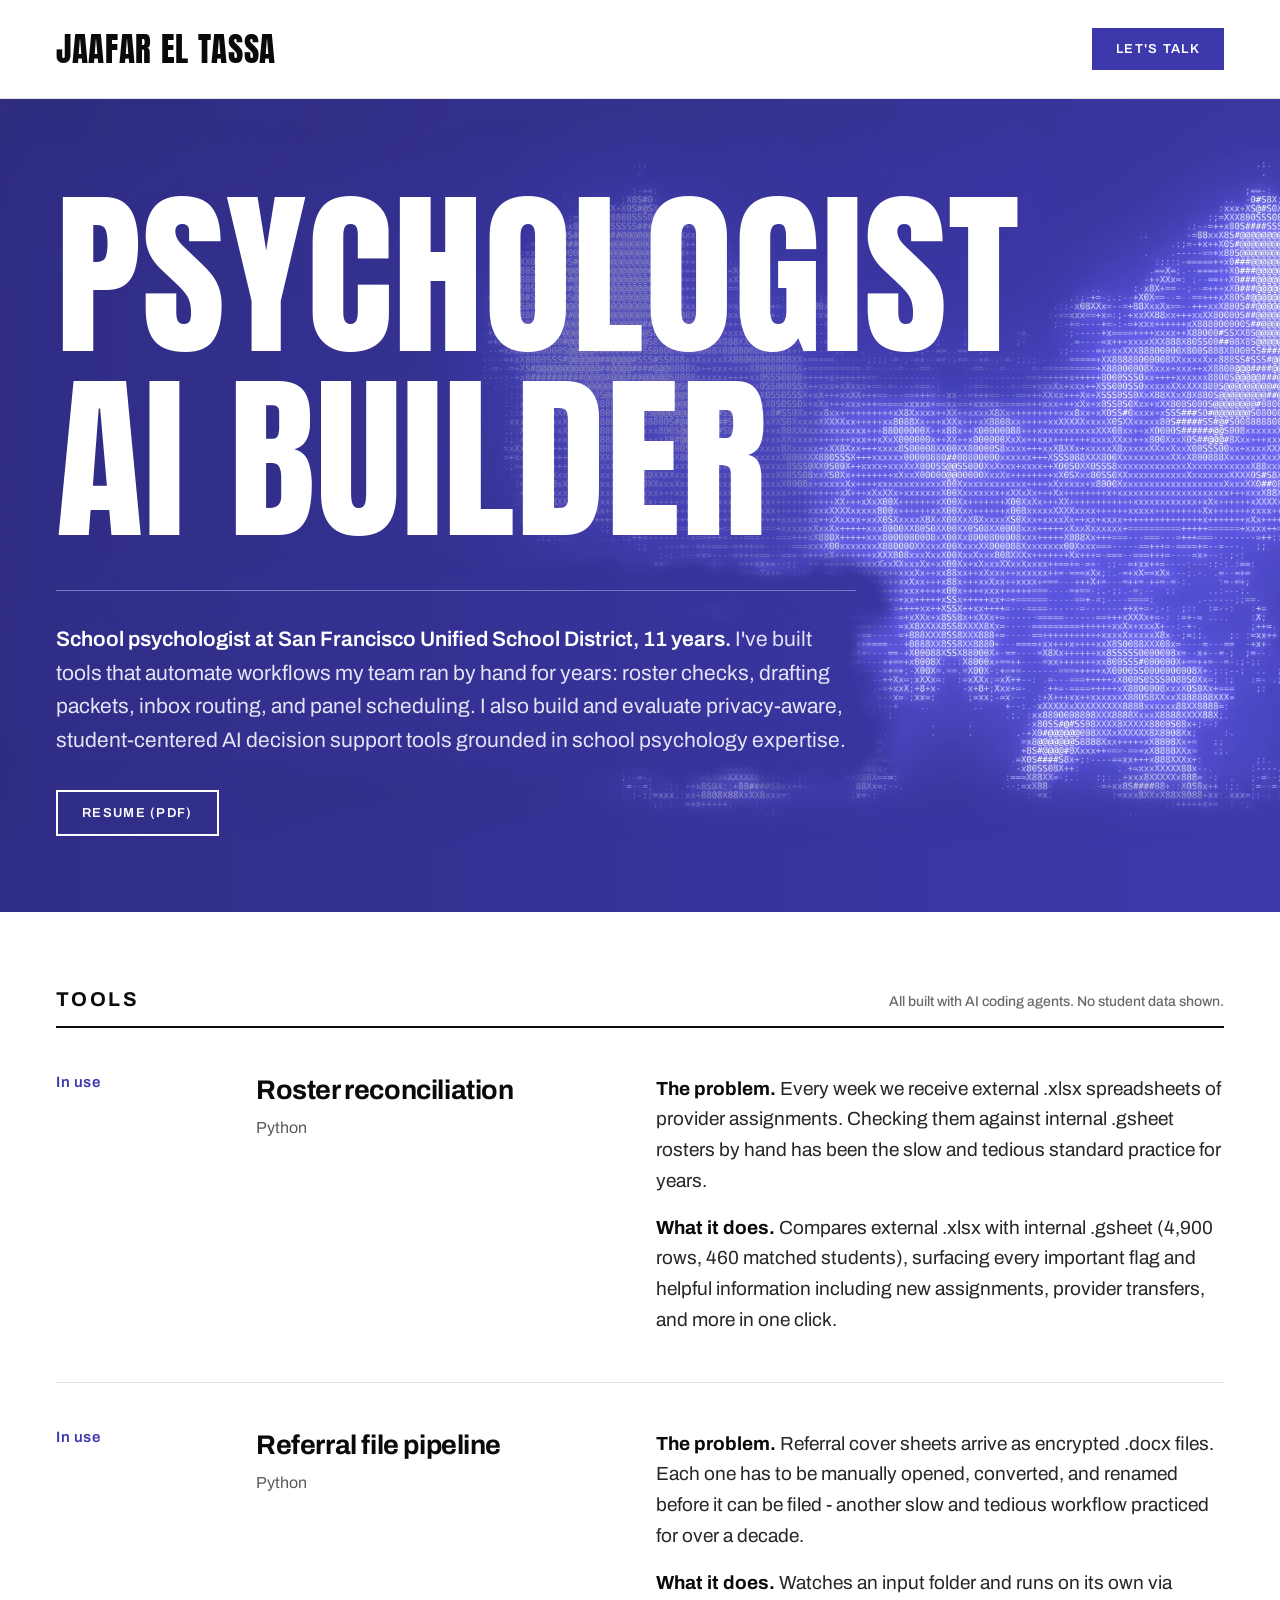
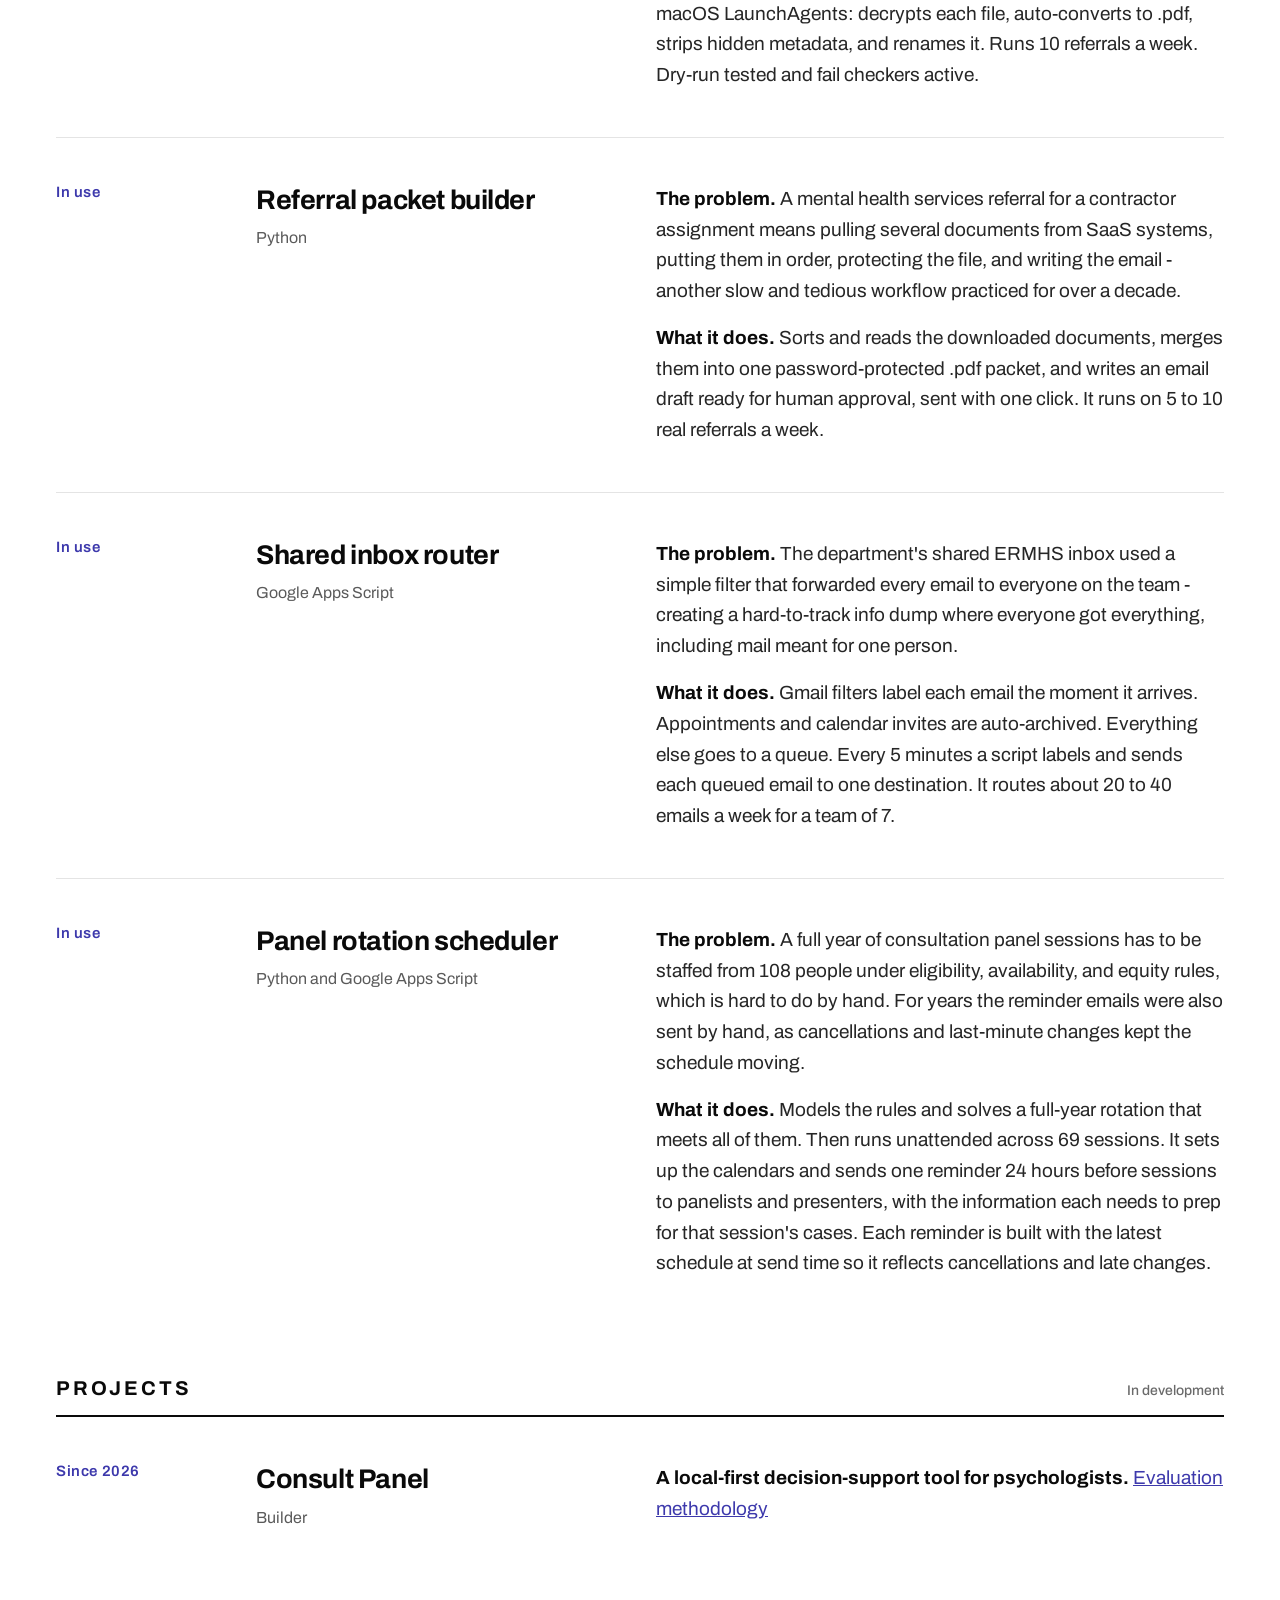
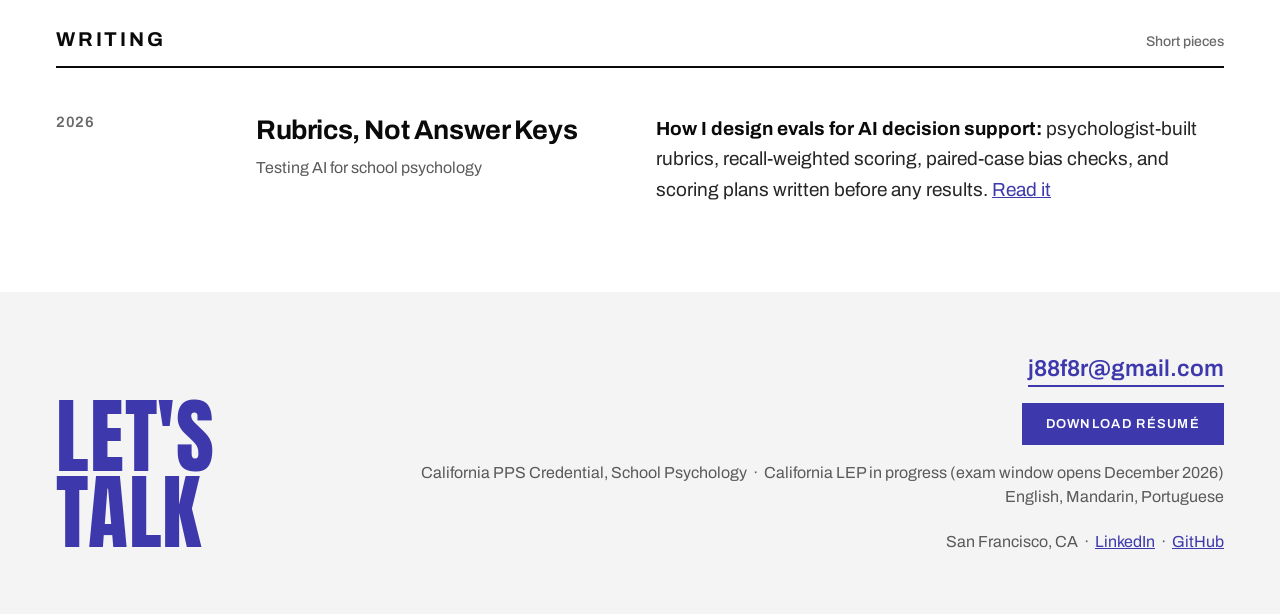
<file: index.html>
<!doctype html>
<html lang="en">
<head>
<meta name="robots" content="noindex, nofollow">
<meta charset="utf-8">
<meta name="viewport" content="width=device-width, initial-scale=1">
<title>Jaafar El Tassa · School Psychologist</title>
<meta name="description" content="Jaafar El Tassa: school psychologist in San Francisco building and evaluating privacy-aware, student-centered AI decision support tools.">
<meta property="og:type" content="website">
<meta property="og:title" content="Jaafar El Tassa · School Psychologist">
<meta property="og:description" content="School psychologist and AI builder in San Francisco.">
<meta name="theme-color" content="#3D39AC">
<link rel="icon" href="data:image/svg+xml,%3Csvg xmlns='http://www.w3.org/2000/svg' viewBox='0 0 64 64'%3E%3Crect width='64' height='64' fill='%233D39AC'/%3E%3Cpath d='M38 14v26c0 7-4 11-11 11-3 0-6-1-8-2l2-6c2 1 4 1 5 1 3 0 4-2 4-5V14z' fill='%23fff'/%3E%3C/svg%3E">
<link rel="stylesheet" href="fonts.css">
<style>
  :root {
    --blue: #3D39AC;
    --blue-dark: #302D86;
    --ink: #0A0A0A;
    --body: #262626;
    --muted: #5A5A5A;
    --faint: #6A6A6A;
    --rule: #E4E4E4;
    --paper: #FFFFFF;
    --footer: #F4F4F4;
    --pad: 56px;
    color-scheme: light;
  }
  * { box-sizing: border-box; }
  html { -webkit-text-size-adjust: 100%; }
  body { margin: 0; background: var(--paper); color: var(--ink); font-family: 'Archivo', system-ui, -apple-system, 'Segoe UI', sans-serif; }
  a { color: var(--blue); }
  a:hover { color: var(--blue-dark); }
  a:focus-visible { outline: 3px solid var(--blue); outline-offset: 3px; }
  .wrap { max-width: 1600px; margin: 0 auto; padding: 0 var(--pad); }

  /* Top bar */
  .top { border-bottom: 1px solid var(--rule); }
  .top .wrap { display: flex; justify-content: space-between; align-items: center; padding-top: 28px; padding-bottom: 28px; gap: 16px; }
  .wordmark { font-family: 'Anton', Impact, sans-serif; font-size: 33px; line-height: 1; letter-spacing: 0.02em; text-transform: uppercase; }
  .btn { display: inline-block; font-size: 13px; font-weight: 600; letter-spacing: 0.1em; text-transform: uppercase; text-decoration: none; }
  .btn-blue { padding: 14px 24px; background: var(--blue); color: #FFFFFF; }
  .btn-blue:hover { background: var(--blue-dark); color: #FFFFFF; }
  .btn-solid { padding: 14px 24px; background: var(--blue); color: #FFFFFF; }
  .btn-solid:hover { background: var(--blue-dark); color: #FFFFFF; }

  /* Banner */
  .hero { background: var(--blue); color: #FFFFFF; }
  .hero .wrap { padding-top: 84px; padding-bottom: 76px; display: flex; flex-direction: column; gap: 40px; }
  .hero h1 { margin: 0; font-family: 'Anton', Impact, sans-serif; font-weight: 400; font-size: min(180px, calc((100vw - 112px) / 5.6)); line-height: 1.02; letter-spacing: 0.005em; text-transform: uppercase; }
  .hero p { margin: 0; max-width: 800px; font-size: 21px; line-height: 1.6; color: #E4E3F5; border-top: 1px solid #7A77C5; padding-top: 32px; }

  /* Sections */
  .block { padding-top: 52px; }
  .block:first-child { padding-top: 76px; }
  .block-head { display: flex; justify-content: space-between; align-items: baseline; border-bottom: 2px solid var(--ink); padding-bottom: 16px; }
  .block-head h2 { margin: 0; font-size: 20px; font-weight: 700; letter-spacing: 0.14em; text-transform: uppercase; }
  .block-head span { font-size: 14px; font-weight: 500; color: var(--faint); }

  /* Entries */
  .entry { display: grid; grid-template-columns: repeat(12, minmax(0, 1fr)); column-gap: 32px; padding: 46px 0; border-bottom: 1px solid var(--rule); }
  .entry:last-child { border-bottom: 0; }
  .when { grid-column: span 2; font-size: 15px; font-weight: 600; letter-spacing: 0.04em; color: var(--faint); }
  .when.current { color: var(--blue); }
  .role { grid-column: span 4; padding-right: 24px; }
  .role h3 { margin: 0 0 10px; font-size: 27px; font-weight: 700; line-height: 1.2; letter-spacing: -0.015em; }
  .org { margin: 0; font-size: 16px; line-height: 1.5; color: var(--muted); }
  .points { grid-column: span 6; max-width: 680px; margin: 0; padding: 0; list-style: none; display: flex; flex-direction: column; gap: 16px; font-size: 19px; line-height: 1.62; color: var(--body); }
  .points strong { font-weight: 700; color: var(--ink); }

  /* Contact */
  .contact { margin-top: 40px; background: var(--footer); }
  .contact .wrap { padding-top: 64px; padding-bottom: 64px; display: flex; justify-content: space-between; align-items: flex-end; gap: 48px; }
  .talk { margin: 0; font-family: 'Anton', Impact, sans-serif; font-weight: 400; font-size: 82px; line-height: 0.92; letter-spacing: 0.01em; text-transform: uppercase; color: var(--blue); }
  .contact-links { display: flex; flex-direction: column; gap: 16px; align-items: flex-end; }
  .email { font-size: 23px; font-weight: 600; text-decoration: none; border-bottom: 2px solid var(--blue); padding-bottom: 4px; }
  .meta { margin-top: 8px; font-size: 16px; color: var(--muted); }
  .note { font-size: 14px; color: var(--muted); }

  /* Phone and narrow tablet */
  @media (max-width: 860px) {
    :root { --pad: 20px; }
    .top .wrap { padding-top: 16px; padding-bottom: 16px; }
    .wordmark { font-size: 22px; }
    .btn-blue { padding: 15px 18px; font-size: 11px; }
    .hero .wrap { padding-top: 44px; padding-bottom: 40px; gap: 28px; }
    .hero h1 { font-size: calc((100vw - 40px) / 5.6); line-height: 1.02; }
    .hero p { font-size: 18px; padding-top: 24px; }
    .block, .block:first-child { padding-top: 40px; }
    .block + .block { padding-top: 28px; }
    .block-head { padding-bottom: 12px; }
    .block-head h2 { font-size: 17px; }
    .block-head span { display: none; }
    .entry { display: flex; flex-direction: column; gap: 12px; padding: 30px 0; }
    .when { font-size: 13px; letter-spacing: 0.06em; text-transform: uppercase; }
    .role { padding-right: 0; }
    .role h3 { font-size: 24px; margin-bottom: 12px; }
    .org { font-size: 15px; }
    .points { gap: 14px; font-size: 17px; margin-top: 6px; }
    .contact .wrap { flex-direction: column; align-items: stretch; gap: 20px; padding-top: 40px; padding-bottom: 40px; }
    .talk { font-size: 52px; }
    .talk br { display: none; }
    .contact-links { align-items: flex-start; gap: 20px; }
    .email { font-size: 18px; }
    .btn-solid { align-self: stretch; text-align: center; font-size: 12px; padding: 17px 20px; }
    .meta { margin-top: 0; font-size: 15px; }
  }

  /* ---- Added for the new sections (same tokens as above) ---- */
  .hero p strong { color: #FFFFFF; font-weight: 600; }
  .hero a { color: #FFFFFF; }
  .hero a:hover { color: #E4E3F5; }
  .hero .btn-ghost { align-self: flex-start; margin-top: -8px; padding: 14px 24px; border: 2px solid #FFFFFF; color: #FFFFFF; }
  .hero .btn-ghost:hover { background: #FFFFFF; color: var(--blue); }
  .creds { font-size: 16px; line-height: 1.5; color: var(--muted); text-align: right; }
  @media (max-width: 860px) {
    .creds { font-size: 15px; text-align: left; }
    .block-head { flex-wrap: wrap; row-gap: 6px; }
    .block-head span.keep { display: block; width: 100%; font-size: 13px; }
    .hero .btn-ghost { align-self: stretch; margin-top: -4px; text-align: center; font-size: 12px; padding: 15px 20px; }
  }
  /* ---- Hero inkblot v9 (hero-ink-v9.js + fallback videos) ---- */
  .hero { position: relative; overflow: hidden; isolation: isolate; background: linear-gradient(90deg, #302D86, #3D39AC); }
  .hero-bg { position: absolute; z-index: -1; pointer-events: none; display: block; }
  /* No-JS / pre-JS defaults. hero-ink-v9.js then positions the active video exactly where the live blot goes
     and replaces these masks with a per-text-line mask (also applied to the poster). */
  .hero-bg-d { top: 0; right: 0; width: 100%; height: 100%; object-fit: cover; object-position: 100% 0%;
    -webkit-mask-image: linear-gradient(90deg, transparent calc(100% - 330px), #000 calc(100% - 170px));
            mask-image: linear-gradient(90deg, transparent calc(100% - 330px), #000 calc(100% - 170px)); }
  .hero-bg-m { display: none; }
  @media (max-width: 860px) {
    .hero { background: #3D39AC; }
    .hero .wrap { padding-top: calc(min(100vw, 560px) * 0.359); }   /* top zone for the blot: 140 px at 390 px wide */
    .hero-bg-d { display: none; }
    .hero-bg-m { display: block; top: 0; right: 0; width: min(100%, 560px); height: auto; aspect-ratio: 1080 / 1152;
      -webkit-mask-image: linear-gradient(#000 30%, rgba(0,0,0,.3) 35%, rgba(0,0,0,.3) 62%, transparent 70%);
              mask-image: linear-gradient(#000 30%, rgba(0,0,0,.3) 35%, rgba(0,0,0,.3) 62%, transparent 70%); }
  }
  .hero-ink { opacity: 0; transition: opacity .8s ease; }
  .hero-ink.on { opacity: 1; }
  .ink-live video.hero-bg { visibility: hidden; }
  /* ------------------------------------------------------------- */
</style>
</head>
<body>

<header class="top">
  <div class="wrap">
    <span class="wordmark">Jaafar El Tassa</span>
    <a class="btn btn-blue" href="#contact" data-e="moc.liamg|r8f88j">Let's talk</a>
  </div>
</header>

<section class="hero">
  <video class="hero-bg hero-bg-d" muted loop playsinline preload="none" poster="assets/hero/hero-poster-v9.jpg" aria-hidden="true" tabindex="-1" disablepictureinpicture>
    <source src="assets/hero/hero-loop-v9.webm" type="video/webm">
    <source src="assets/hero/hero-loop-v9.mp4" type="video/mp4">
  </video>
  <video class="hero-bg hero-bg-m" muted loop playsinline preload="none" poster="assets/hero/hero-poster-v9-mobile.jpg" aria-hidden="true" tabindex="-1" disablepictureinpicture>
    <source src="assets/hero/hero-loop-v9-mobile.webm" type="video/webm">
    <source src="assets/hero/hero-loop-v9-mobile.mp4" type="video/mp4">
  </video>
  <div class="wrap">
    <h1>Psychologist<br>AI Builder</h1>
    <p><strong>School psychologist at San Francisco Unified School District, 11 years.</strong> I've built tools that automate workflows my team ran by hand for years: roster checks, drafting packets, inbox routing, and panel scheduling. I also build and evaluate privacy-aware, student-centered AI decision support tools grounded in school psychology expertise.</p>
    <a class="btn btn-ghost" href="Jaafar_El_Tassa_Resume.pdf">Resume (PDF)</a>
  </div>
</section>

<main class="wrap">

  <!-- ============ TOOLS ============ -->
  <section class="block">
    <div class="block-head">
      <h2>Tools</h2>
      <span class="keep">All built with AI coding agents. No student data shown.</span>
    </div>

    <article class="entry">
      <div class="when current">In use</div>
      <div class="role">
        <h3>Roster reconciliation</h3>
        <p class="org">Python</p>
      </div>
      <ul class="points">
        <li><strong>The problem.</strong> Every week we receive external .xlsx spreadsheets of provider assignments. Checking them against internal .gsheet rosters by hand has been the slow and tedious standard practice for years.</li>
        <li><strong>What it does.</strong> Compares external .xlsx with internal .gsheet (4,900 rows, 460 matched students), surfacing every important flag and helpful information including new assignments, provider transfers, and more in one click.</li>
      </ul>
    </article>
    <article class="entry">
      <div class="when current">In use</div>
      <div class="role">
        <h3>Referral file pipeline</h3>
        <p class="org">Python</p>
      </div>
      <ul class="points">
        <li><strong>The problem.</strong> Referral cover sheets arrive as encrypted .docx files. Each one has to be manually opened, converted, and renamed before it can be filed - another slow and tedious workflow practiced for over a decade.</li>
        <li><strong>What it does.</strong> Watches an input folder and runs on its own via macOS LaunchAgents: decrypts each file, auto-converts to .pdf, strips hidden metadata, and renames it. Runs 10 referrals a week. Dry-run tested and fail checkers active.</li>
      </ul>
    </article>
    <article class="entry">
      <div class="when current">In use</div>
      <div class="role">
        <h3>Referral packet builder</h3>
        <p class="org">Python</p>
      </div>
      <ul class="points">
        <li><strong>The problem.</strong> A mental health services referral for a contractor assignment means pulling several documents from SaaS systems, putting them in order, protecting the file, and writing the email - another slow and tedious workflow practiced for over a decade.</li>
        <li><strong>What it does.</strong> Sorts and reads the downloaded documents, merges them into one password-protected .pdf packet, and writes an email draft ready for human approval, sent with one click. It runs on 5 to 10 real referrals a week.</li>
      </ul>
    </article>
    <article class="entry">
      <div class="when current">In use</div>
      <div class="role">
        <h3>Shared inbox router</h3>
        <p class="org">Google Apps Script</p>
      </div>
      <ul class="points">
        <li><strong>The problem.</strong> The department's shared ERMHS inbox used a simple filter that forwarded every email to everyone on the team - creating a hard-to-track info dump where everyone got everything, including mail meant for one person.</li>
        <li><strong>What it does.</strong> Gmail filters label each email the moment it arrives. Appointments and calendar invites are auto-archived. Everything else goes to a queue. Every 5 minutes a script labels and sends each queued email to one destination. It routes about 20 to 40 emails a week for a team of 7.</li>
      </ul>
    </article>
    <article class="entry">
      <div class="when current">In use</div>
      <div class="role">
        <h3>Panel rotation scheduler</h3>
        <p class="org">Python and Google Apps Script</p>
      </div>
      <ul class="points">
        <li><strong>The problem.</strong> A full year of consultation panel sessions has to be staffed from 108 people under eligibility, availability, and equity rules, which is hard to do by hand. For years the reminder emails were also sent by hand, as cancellations and last-minute changes kept the schedule moving.</li>
        <li><strong>What it does.</strong> Models the rules and solves a full-year rotation that meets all of them. Then runs unattended across 69 sessions. It sets up the calendars and sends one reminder 24 hours before sessions to panelists and presenters, with the information each needs to prep for that session's cases. Each reminder is built with the latest schedule at send time so it reflects cancellations and late changes.</li>
      </ul>
    </article>
  </section>

  <!-- ============ CONSULT PANEL ============ -->
  <section class="block">
    <div class="block-head">
      <h2>Projects</h2>
      <span>In development</span>
    </div>

    <article class="entry">
      <div class="when current">Since 2026</div>
      <div class="role">
        <h3>Consult Panel</h3>
        <p class="org">Builder</p>
      </div>
      <ul class="points">
        <li><strong>A local-first decision-support tool for psychologists.</strong> <a href="https://github.com/j88f8r/criterium-methodology">Evaluation methodology</a></li>
      </ul>
    </article>
  </section>

  <!-- ============ WRITING ============ -->
  <section class="block">
    <div class="block-head">
      <h2>Writing</h2>
      <span>Short pieces</span>
    </div>

    <article class="entry">
      <div class="when">2026</div>
      <div class="role">
        <h3>Rubrics, Not Answer Keys</h3>
        <p class="org">Testing AI for school psychology</p>
      </div>
      <ul class="points">
        <li><strong>How I design evals for AI decision support:</strong> psychologist-built rubrics, recall-weighted scoring, paired-case bias checks, and scoring plans written before any results. <a href="writing/rubrics-not-answer-keys.html">Read it</a></li>
      </ul>
    </article>
  </section>

</main>

<footer class="contact" id="contact">
  <div class="wrap">
    <h2 class="talk">Let's<br> talk</h2>
    <div class="contact-links">
      <a class="email" href="#contact" data-e="moc.liamg|r8f88j" data-show>Email me</a>
      <noscript><span class="note">My email address is in the résumé PDF.</span></noscript>
      <a class="btn btn-solid" href="Jaafar_El_Tassa_Resume.pdf">Download résumé</a>
      <span class="creds">California PPS Credential, School Psychology &nbsp;&middot;&nbsp; California LEP in progress (exam window opens December 2026)<br>English, Mandarin, Portuguese</span>
      <span class="meta">San Francisco, CA &nbsp;&middot;&nbsp; <a href="https://linkedin.com/in/eltassa">LinkedIn</a> &nbsp;&middot;&nbsp; <a href="https://github.com/j88f8r">GitHub</a></span>
    </div>
  </div>
</footer>

<script>
  // Builds the email links in the browser so the address never appears in the page source.
  document.querySelectorAll('[data-e]').forEach(function (a) {
    var addr = a.getAttribute('data-e').split('').reverse().join('').replace('|', '@');
    a.href = 'mailto:' + addr;
    if (a.hasAttribute('data-show')) a.textContent = addr;
  });
</script>
<script src="assets/hero/hero-ink-v10.js"></script>
</body>
</html>
</file>
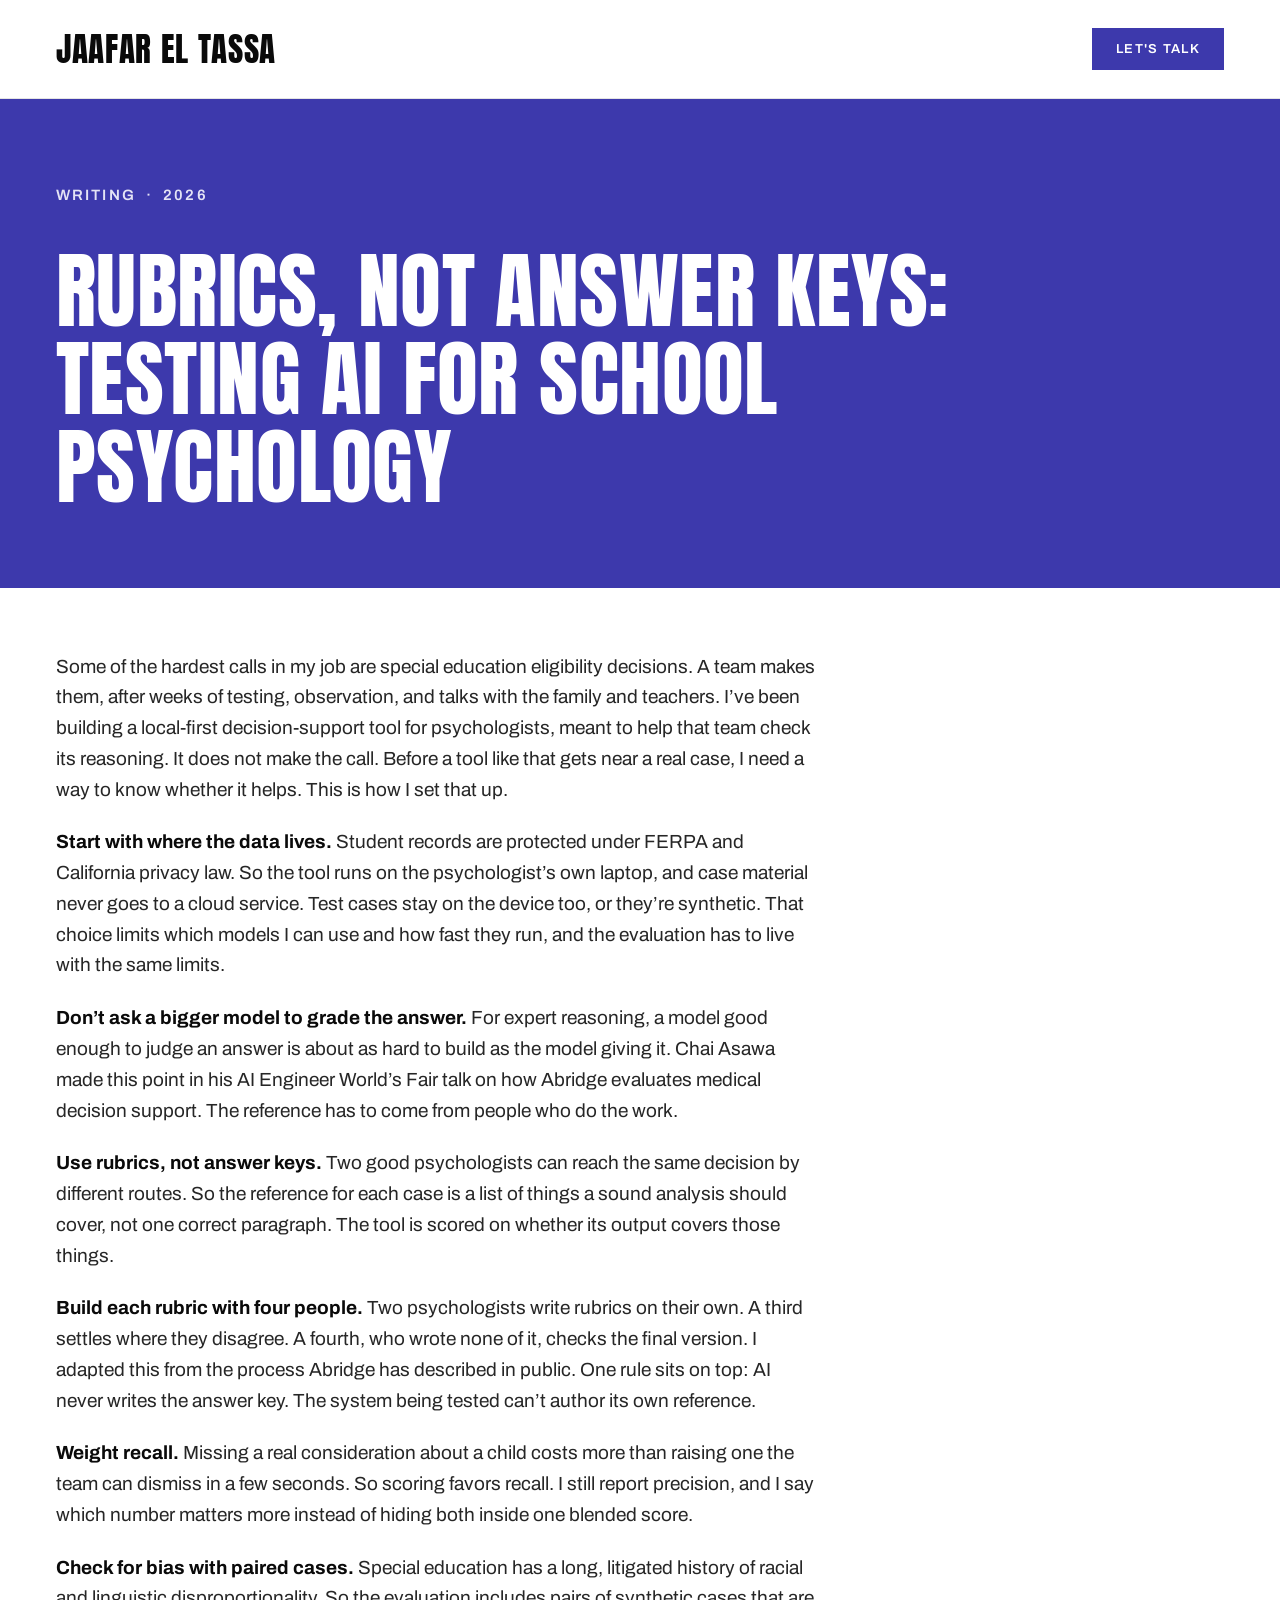
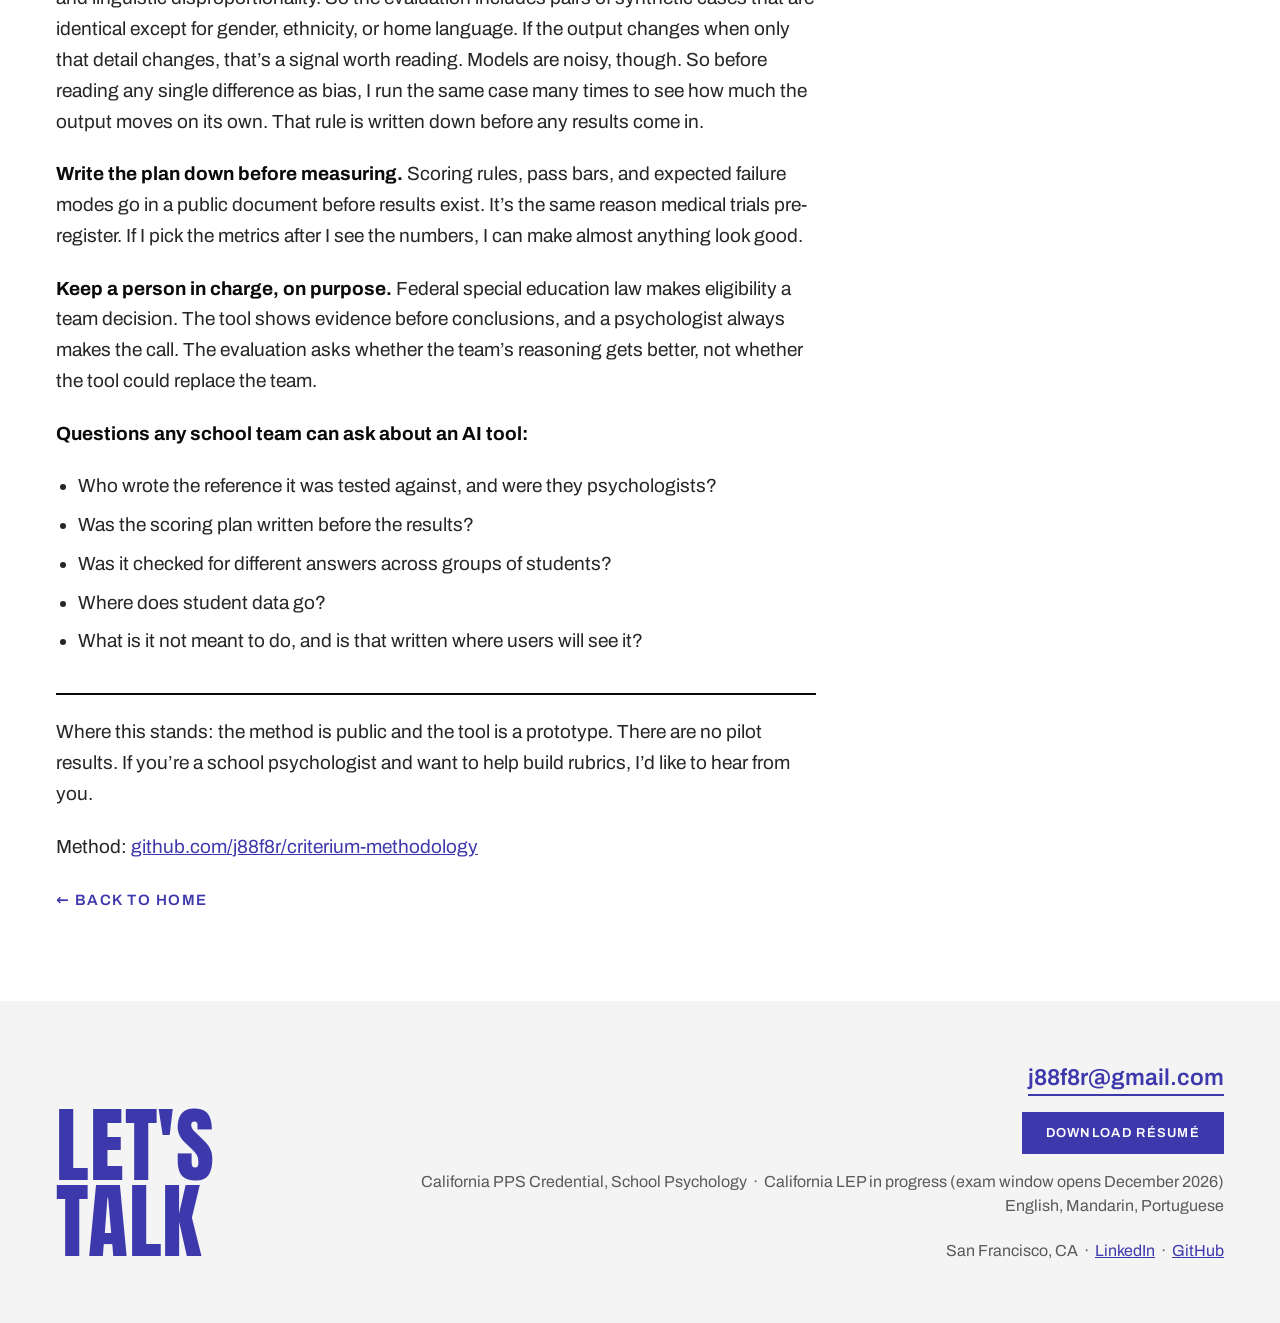
<file: writing/rubrics-not-answer-keys.html>
<!doctype html>
<html lang="en">
<head>
<meta name="robots" content="noindex, nofollow">
<meta charset="utf-8">
<meta name="viewport" content="width=device-width, initial-scale=1">
<title>Rubrics, Not Answer Keys: Testing AI for School Psychology · Jaafar El Tassa</title>
<meta name="description" content="How a school psychologist designs evals for AI decision support: psychologist-built rubrics, recall-weighted scoring, paired-case bias checks, and plans written before results.">
<meta property="og:type" content="article">
<meta property="og:title" content="Rubrics, Not Answer Keys: Testing AI for School Psychology">
<meta property="og:description" content="How a school psychologist designs evals for AI decision support.">
<meta name="theme-color" content="#3D39AC">
<link rel="icon" href="data:image/svg+xml,%3Csvg xmlns='http://www.w3.org/2000/svg' viewBox='0 0 64 64'%3E%3Crect width='64' height='64' fill='%233D39AC'/%3E%3Cpath d='M38 14v26c0 7-4 11-11 11-3 0-6-1-8-2l2-6c2 1 4 1 5 1 3 0 4-2 4-5V14z' fill='%23fff'/%3E%3C/svg%3E">
<link rel="stylesheet" href="../fonts.css">
<style>
  :root {
    --blue: #3D39AC;
    --blue-dark: #302D86;
    --ink: #0A0A0A;
    --body: #262626;
    --muted: #5A5A5A;
    --faint: #6A6A6A;
    --rule: #E4E4E4;
    --paper: #FFFFFF;
    --footer: #F4F4F4;
    --pad: 56px;
    color-scheme: light;
  }
  * { box-sizing: border-box; }
  html { -webkit-text-size-adjust: 100%; }
  body { margin: 0; background: var(--paper); color: var(--ink); font-family: 'Archivo', system-ui, -apple-system, 'Segoe UI', sans-serif; }
  a { color: var(--blue); }
  a:hover { color: var(--blue-dark); }
  a:focus-visible { outline: 3px solid var(--blue); outline-offset: 3px; }
  .wrap { max-width: 1600px; margin: 0 auto; padding: 0 var(--pad); }

  /* Top bar */
  .top { border-bottom: 1px solid var(--rule); }
  .top .wrap { display: flex; justify-content: space-between; align-items: center; padding-top: 28px; padding-bottom: 28px; gap: 16px; }
  .wordmark { font-family: 'Anton', Impact, sans-serif; font-size: 33px; line-height: 1; letter-spacing: 0.02em; text-transform: uppercase; }
  .btn { display: inline-block; font-size: 13px; font-weight: 600; letter-spacing: 0.1em; text-transform: uppercase; text-decoration: none; }
  .btn-blue { padding: 14px 24px; background: var(--blue); color: #FFFFFF; }
  .btn-blue:hover { background: var(--blue-dark); color: #FFFFFF; }
  .btn-solid { padding: 14px 24px; background: var(--blue); color: #FFFFFF; }
  .btn-solid:hover { background: var(--blue-dark); color: #FFFFFF; }

  /* Banner */
  .hero { background: var(--blue); color: #FFFFFF; }
  .hero .wrap { padding-top: 84px; padding-bottom: 76px; display: flex; flex-direction: column; gap: 40px; }
  .hero h1 { margin: 0; font-family: 'Anton', Impact, sans-serif; font-weight: 400; font-size: min(180px, calc((100vw - 112px) / 5.6)); line-height: 1.02; letter-spacing: 0.005em; text-transform: uppercase; }
  .hero p { margin: 0; max-width: 800px; font-size: 21px; line-height: 1.6; color: #E4E3F5; border-top: 1px solid #7A77C5; padding-top: 32px; }

  /* Sections */
  .block { padding-top: 52px; }
  .block:first-child { padding-top: 76px; }
  .block-head { display: flex; justify-content: space-between; align-items: baseline; border-bottom: 2px solid var(--ink); padding-bottom: 16px; }
  .block-head h2 { margin: 0; font-size: 20px; font-weight: 700; letter-spacing: 0.14em; text-transform: uppercase; }
  .block-head span { font-size: 14px; font-weight: 500; color: var(--faint); }

  /* Entries */
  .entry { display: grid; grid-template-columns: repeat(12, minmax(0, 1fr)); column-gap: 32px; padding: 46px 0; border-bottom: 1px solid var(--rule); }
  .entry:last-child { border-bottom: 0; }
  .when { grid-column: span 2; font-size: 15px; font-weight: 600; letter-spacing: 0.04em; color: var(--faint); }
  .when.current { color: var(--blue); }
  .role { grid-column: span 4; padding-right: 24px; }
  .role h3 { margin: 0 0 10px; font-size: 27px; font-weight: 700; line-height: 1.2; letter-spacing: -0.015em; }
  .org { margin: 0; font-size: 16px; line-height: 1.5; color: var(--muted); }
  .points { grid-column: span 6; margin: 0; padding: 0; list-style: none; display: flex; flex-direction: column; gap: 16px; font-size: 19px; line-height: 1.62; color: var(--body); }
  .points strong { font-weight: 700; color: var(--ink); }

  /* Contact */
  .contact { margin-top: 40px; background: var(--footer); }
  .contact .wrap { padding-top: 64px; padding-bottom: 64px; display: flex; justify-content: space-between; align-items: flex-end; gap: 48px; }
  .talk { margin: 0; font-family: 'Anton', Impact, sans-serif; font-weight: 400; font-size: 82px; line-height: 0.92; letter-spacing: 0.01em; text-transform: uppercase; color: var(--blue); }
  .contact-links { display: flex; flex-direction: column; gap: 16px; align-items: flex-end; }
  .email { font-size: 23px; font-weight: 600; text-decoration: none; border-bottom: 2px solid var(--blue); padding-bottom: 4px; }
  .meta { margin-top: 8px; font-size: 16px; color: var(--muted); }
  .note { font-size: 14px; color: var(--muted); }

  /* Phone and narrow tablet */
  @media (max-width: 860px) {
    :root { --pad: 20px; }
    .top .wrap { padding-top: 16px; padding-bottom: 16px; }
    .wordmark { font-size: 22px; }
    .btn-blue { padding: 15px 18px; font-size: 11px; }
    .hero .wrap { padding-top: 44px; padding-bottom: 40px; gap: 28px; }
    .hero h1 { font-size: calc((100vw - 40px) / 5.6); line-height: 1.02; }
    .hero p { font-size: 18px; padding-top: 24px; }
    .block, .block:first-child { padding-top: 40px; }
    .block + .block { padding-top: 28px; }
    .block-head { padding-bottom: 12px; }
    .block-head h2 { font-size: 17px; }
    .block-head span { display: none; }
    .entry { display: flex; flex-direction: column; gap: 12px; padding: 30px 0; }
    .when { font-size: 13px; letter-spacing: 0.06em; text-transform: uppercase; }
    .role { padding-right: 0; }
    .role h3 { font-size: 24px; margin-bottom: 12px; }
    .org { font-size: 15px; }
    .points { gap: 14px; font-size: 17px; margin-top: 6px; }
    .contact .wrap { flex-direction: column; align-items: stretch; gap: 20px; padding-top: 40px; padding-bottom: 40px; }
    .talk { font-size: 52px; }
    .talk br { display: none; }
    .contact-links { align-items: flex-start; gap: 20px; }
    .email { font-size: 18px; }
    .btn-solid { align-self: stretch; text-align: center; font-size: 12px; padding: 17px 20px; }
    .meta { margin-top: 0; font-size: 15px; }
  }

  /* ---- Added for the new sections (same tokens as above) ---- */
  .hero p strong { color: #FFFFFF; font-weight: 600; }
  .hero a { color: #FFFFFF; }
  .hero a:hover { color: #E4E3F5; }
  .hero-row { display: flex; align-items: center; justify-content: space-between; gap: 32px; max-width: 800px; }
  .hero p.impact { border-top: 0; padding-top: 0; font-size: 17px; font-weight: 600; line-height: 1.5; color: #FFFFFF; }
  .creds { font-size: 16px; line-height: 1.5; color: var(--muted); text-align: right; }
  .flow { grid-column: 3 / -1; list-style: none; margin: 36px 0 0; padding: 0; display: flex; gap: 40px; }
  .flow li { position: relative; flex: 1; border-top: 2px solid var(--ink); padding-top: 12px; font-size: 15px; font-weight: 600; line-height: 1.4; color: var(--body); }
  .flow li:not(:last-child)::after { content: "\2192"; position: absolute; right: -28px; top: 10px; font-size: 18px; font-weight: 700; color: var(--blue); }
  .flow li.person { border-top-color: var(--blue); color: var(--blue); }
  .flow-note { grid-column: 3 / -1; margin: 14px 0 0; font-size: 15px; font-weight: 600; color: var(--muted); }
  .flow-note b { color: var(--blue); font-weight: 600; }
  .routes-head { grid-column: 3 / -1; margin: 30px 0 0; font-size: 15px; font-weight: 600; color: var(--blue); }
  .routes { grid-column: 3 / -1; list-style: none; margin: 12px 0 0; padding: 0; display: grid; grid-template-columns: repeat(3, 1fr); gap: 40px; }
  .routes li { border-top: 2px solid var(--blue); padding-top: 12px; font-size: 15px; line-height: 1.4; color: var(--muted); }
  .routes li b { display: block; font-weight: 600; color: var(--ink); }
  @media (max-width: 860px) {
    .flow { flex-direction: column; gap: 26px; margin-top: 18px; }
    .flow li:not(:last-child)::after { content: "\2193"; right: auto; left: 0; top: auto; bottom: -25px; }
    .flow-note { margin-top: 10px; }
    .routes { grid-template-columns: 1fr; gap: 20px; }
    .routes-head { margin-top: 24px; }
    .hero-row { flex-direction: column; align-items: stretch; gap: 20px; }
    .hero p.impact { font-size: 16px; padding-top: 0; }
    .creds { font-size: 15px; text-align: left; }
  }

  /* ---- Piece page (same tokens as the home page) ---- */
  .wordmark { color: var(--ink); text-decoration: none; }
  .wordmark:hover { color: var(--blue); }
  .hero .kicker { margin: 0; border-top: 0; padding-top: 0; font-size: 15px; font-weight: 600; letter-spacing: 0.14em; text-transform: uppercase; color: #E4E3F5; }
  .hero h1.piece-title { font-size: min(84px, calc((100vw - 112px) / 9)); line-height: 1.05; max-width: 1000px; }
  .piece { max-width: 760px; padding-top: 64px; padding-bottom: 24px; font-size: 19px; line-height: 1.62; color: var(--body); }
  .piece p { margin: 0 0 22px; }
  .piece strong { font-weight: 700; color: var(--ink); }
  .piece ul { margin: 0 0 22px; padding-left: 22px; }
  .piece li { margin-bottom: 8px; }
  .piece .status { border-top: 2px solid var(--ink); padding-top: 22px; margin-top: 36px; }
  .piece .back { font-size: 15px; font-weight: 600; letter-spacing: 0.1em; text-transform: uppercase; text-decoration: none; }
  @media (max-width: 860px) {
    .hero h1.piece-title { font-size: calc((100vw - 40px) / 8); }
    .hero .kicker { font-size: 13px; }
    .piece { padding-top: 40px; font-size: 17px; }
  }
</style>
</head>
<body>

<header class="top">
  <div class="wrap">
    <a class="wordmark" href="../">Jaafar El Tassa</a>
    <a class="btn btn-blue" href="#contact">Let's talk</a>
  </div>
</header>

<section class="hero">
  <div class="wrap">
    <p class="kicker">Writing &nbsp;&middot;&nbsp; 2026</p>
    <h1 class="piece-title">Rubrics, Not Answer Keys: Testing AI for School Psychology</h1>
  </div>
</section>

<main class="wrap">
<article class="piece">
<p>Some of the hardest calls in my job are special education eligibility decisions. A team makes them, after weeks of testing, observation, and talks with the family and teachers. I&rsquo;ve been building a local-first decision-support tool for psychologists, meant to help that team check its reasoning. It does not make the call. Before a tool like that gets near a real case, I need a way to know whether it helps. This is how I set that up.</p>
<p><strong>Start with where the data lives.</strong> Student records are protected under FERPA and California privacy law. So the tool runs on the psychologist&rsquo;s own laptop, and case material never goes to a cloud service. Test cases stay on the device too, or they&rsquo;re synthetic. That choice limits which models I can use and how fast they run, and the evaluation has to live with the same limits.</p>
<p><strong>Don&rsquo;t ask a bigger model to grade the answer.</strong> For expert reasoning, a model good enough to judge an answer is about as hard to build as the model giving it. Chai Asawa made this point in his AI Engineer World&rsquo;s Fair talk on how Abridge evaluates medical decision support. The reference has to come from people who do the work.</p>
<p><strong>Use rubrics, not answer keys.</strong> Two good psychologists can reach the same decision by different routes. So the reference for each case is a list of things a sound analysis should cover, not one correct paragraph. The tool is scored on whether its output covers those things.</p>
<p><strong>Build each rubric with four people.</strong> Two psychologists write rubrics on their own. A third settles where they disagree. A fourth, who wrote none of it, checks the final version. I adapted this from the process Abridge has described in public. One rule sits on top: AI never writes the answer key. The system being tested can&rsquo;t author its own reference.</p>
<p><strong>Weight recall.</strong> Missing a real consideration about a child costs more than raising one the team can dismiss in a few seconds. So scoring favors recall. I still report precision, and I say which number matters more instead of hiding both inside one blended score.</p>
<p><strong>Check for bias with paired cases.</strong> Special education has a long, litigated history of racial and linguistic disproportionality. So the evaluation includes pairs of synthetic cases that are identical except for gender, ethnicity, or home language. If the output changes when only that detail changes, that&rsquo;s a signal worth reading. Models are noisy, though. So before reading any single difference as bias, I run the same case many times to see how much the output moves on its own. That rule is written down before any results come in.</p>
<p><strong>Write the plan down before measuring.</strong> Scoring rules, pass bars, and expected failure modes go in a public document before results exist. It&rsquo;s the same reason medical trials pre-register. If I pick the metrics after I see the numbers, I can make almost anything look good.</p>
<p><strong>Keep a person in charge, on purpose.</strong> Federal special education law makes eligibility a team decision. The tool shows evidence before conclusions, and a psychologist always makes the call. The evaluation asks whether the team&rsquo;s reasoning gets better, not whether the tool could replace the team.</p>
<p><strong>Questions any school team can ask about an AI tool:</strong></p>
<ul>
  <li>Who wrote the reference it was tested against, and were they psychologists?</li>
  <li>Was the scoring plan written before the results?</li>
  <li>Was it checked for different answers across groups of students?</li>
  <li>Where does student data go?</li>
  <li>What is it not meant to do, and is that written where users will see it?</li>
</ul>
<p class="status">Where this stands: the method is public and the tool is a prototype. There are no pilot results. If you&rsquo;re a school psychologist and want to help build rubrics, I&rsquo;d like to hear from you.</p>
<p>Method: <a href="https://github.com/j88f8r/criterium-methodology">github.com/j88f8r/criterium-methodology</a></p>
<p><a class="back" href="../">&larr; Back to home</a></p>
</article>
</main>

<footer class="contact" id="contact">
  <div class="wrap">
    <h2 class="talk">Let's<br> talk</h2>
    <div class="contact-links">
      <a class="email" href="#contact" data-e="moc.liamg|r8f88j" data-show>Email me</a>
      <noscript><span class="note">My email address is in the résumé PDF.</span></noscript>
      <a class="btn btn-solid" href="../Jaafar_El_Tassa_Resume.pdf">Download résumé</a>
      <span class="creds">California PPS Credential, School Psychology &nbsp;&middot;&nbsp; California LEP in progress (exam window opens December 2026)<br>English, Mandarin, Portuguese</span>
      <span class="meta">San Francisco, CA &nbsp;&middot;&nbsp; <a href="https://linkedin.com/in/eltassa">LinkedIn</a> &nbsp;&middot;&nbsp; <a href="https://github.com/j88f8r">GitHub</a></span>
    </div>
  </div>
</footer>

<script>
  // Builds the email links in the browser so the address never appears in the page source.
  document.querySelectorAll('[data-e]').forEach(function (a) {
    var addr = a.getAttribute('data-e').split('').reverse().join('').replace('|', '@');
    a.href = 'mailto:' + addr;
    if (a.hasAttribute('data-show')) a.textContent = addr;
  });
</script>
</body>
</html>
</file>
<file: fonts.css>
/* Self-hosted fonts: Anton and Archivo (SIL Open Font License). No requests to Google. Do not edit. */
@font-face{font-family:'Anton';font-style:normal;font-weight:400;font-display:swap;src:url([data-uri]) format('woff2');}
@font-face{font-family:'Archivo';font-style:normal;font-weight:400;font-display:swap;src:url([data-uri]) format('woff2');}
@font-face{font-family:'Archivo';font-style:normal;font-weight:500;font-display:swap;src:url([data-uri]) format('woff2');}
@font-face{font-family:'Archivo';font-style:normal;font-weight:600;font-display:swap;src:url([data-uri]) format('woff2');}
@font-face{font-family:'Archivo';font-style:normal;font-weight:700;font-display:swap;src:url([data-uri]) format('woff2');}
</file>
